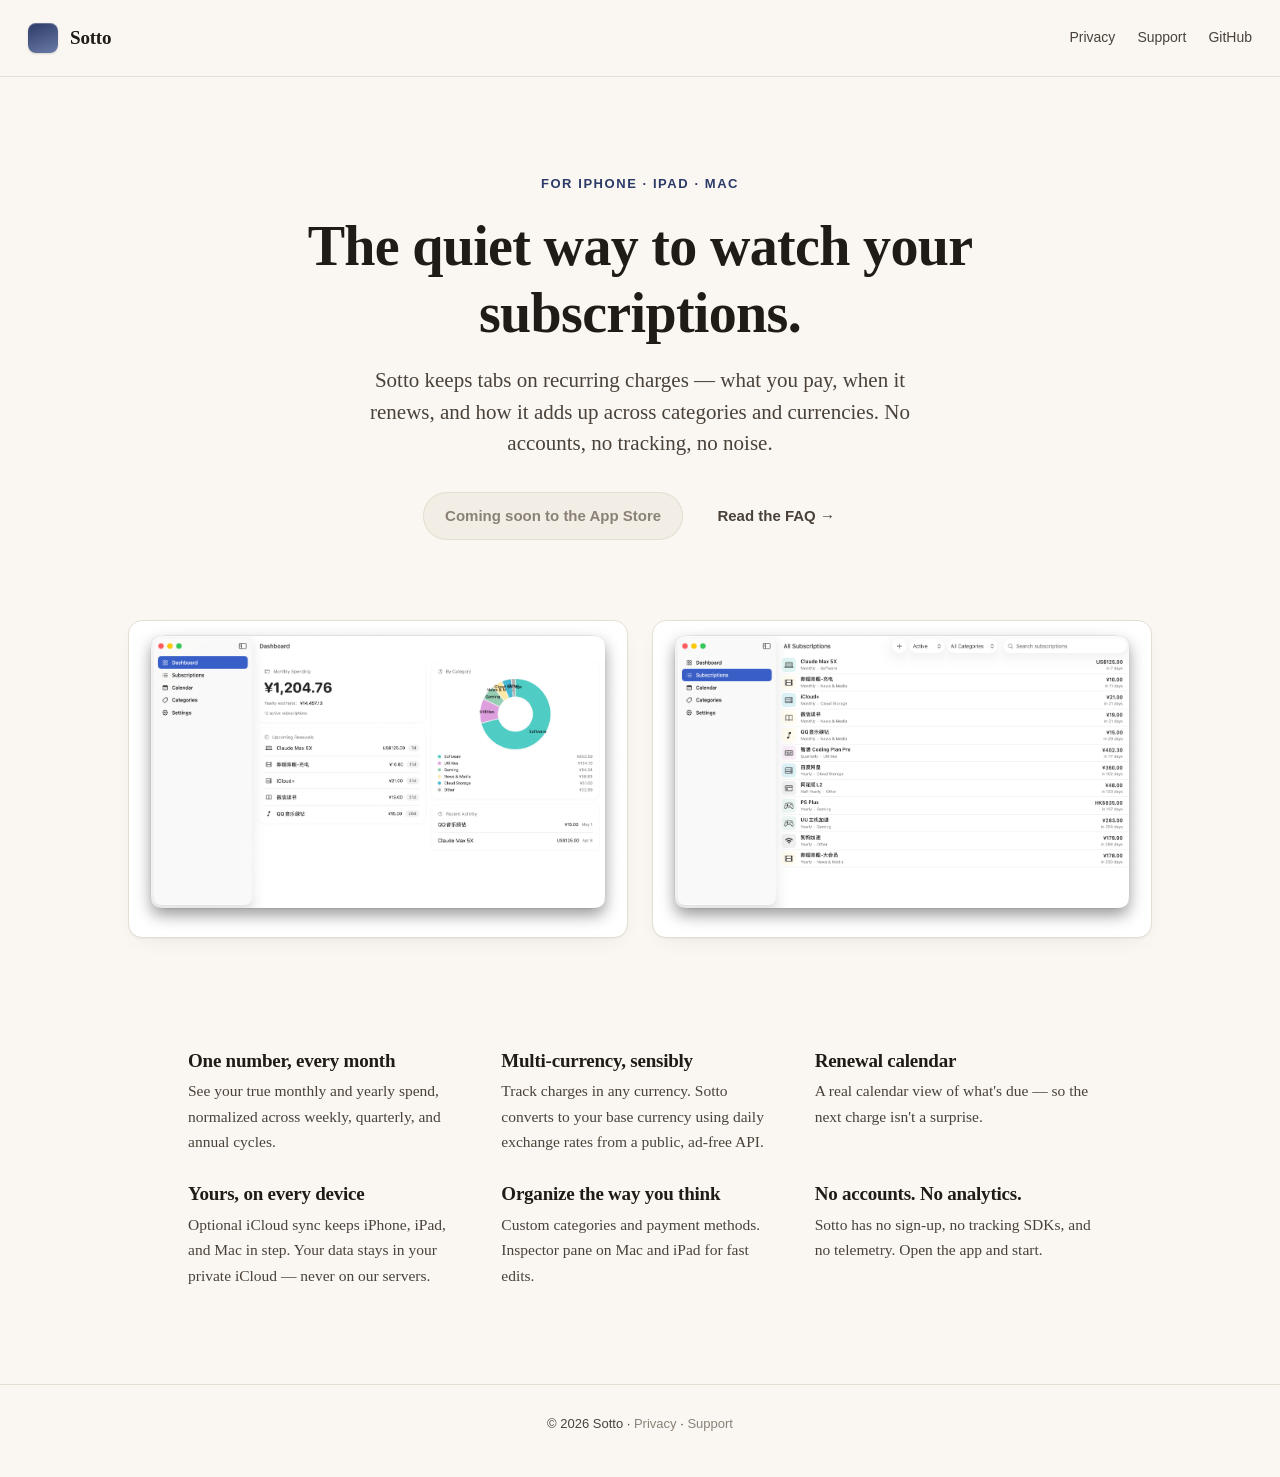
<file: docs/index.html>
<!DOCTYPE html>
<html lang="en">
<head>
    <meta charset="UTF-8">
    <meta name="viewport" content="width=device-width, initial-scale=1.0">
    <title>Sotto — A quiet subscription tracker for iPhone, iPad, and Mac</title>
    <meta name="description" content="Sotto helps you keep tabs on recurring charges — what you pay, when it renews, and how it adds up across categories and currencies.">
    <link rel="stylesheet" href="style.css">
</head>
<body>
    <header class="site">
        <a href="./" class="brand">
            <span class="brand__mark" aria-hidden="true"></span>
            Sotto
        </a>
        <nav class="site">
            <a href="./privacy.html">Privacy</a>
            <a href="./support.html">Support</a>
            <a href="https://github.com/meritozh/sotto">GitHub</a>
        </nav>
    </header>

    <section class="hero">
        <p class="hero__eyebrow">For iPhone · iPad · Mac</p>
        <h1>The quiet way to watch your subscriptions.</h1>
        <p class="hero__lede">Sotto keeps tabs on recurring charges — what you pay, when it renews, and how it adds up across categories and currencies. No accounts, no tracking, no noise.</p>
        <a class="cta cta--disabled" aria-disabled="true">Coming soon to the App Store</a>
        <a class="cta cta--ghost" href="./support.html">Read the FAQ →</a>
    </section>

    <section class="shots">
        <img src="snapshots/dashboard.png" alt="Sotto dashboard showing monthly spend, category breakdown, and upcoming renewals.">
        <img src="snapshots/subscriptions.png" alt="Sotto subscriptions list with category icons and renewal dates.">
    </section>

    <section class="features">
        <div class="feature">
            <h3>One number, every month</h3>
            <p>See your true monthly and yearly spend, normalized across weekly, quarterly, and annual cycles.</p>
        </div>
        <div class="feature">
            <h3>Multi-currency, sensibly</h3>
            <p>Track charges in any currency. Sotto converts to your base currency using daily exchange rates from a public, ad-free API.</p>
        </div>
        <div class="feature">
            <h3>Renewal calendar</h3>
            <p>A real calendar view of what's due — so the next charge isn't a surprise.</p>
        </div>
        <div class="feature">
            <h3>Yours, on every device</h3>
            <p>Optional iCloud sync keeps iPhone, iPad, and Mac in step. Your data stays in your private iCloud — never on our servers.</p>
        </div>
        <div class="feature">
            <h3>Organize the way you think</h3>
            <p>Custom categories and payment methods. Inspector pane on Mac and iPad for fast edits.</p>
        </div>
        <div class="feature">
            <h3>No accounts. No analytics.</h3>
            <p>Sotto has no sign-up, no tracking SDKs, and no telemetry. Open the app and start.</p>
        </div>
    </section>

    <footer class="site">
        <p>© 2026 Sotto · <a href="./privacy.html">Privacy</a> · <a href="./support.html">Support</a></p>
    </footer>
</body>
</html>
</file>
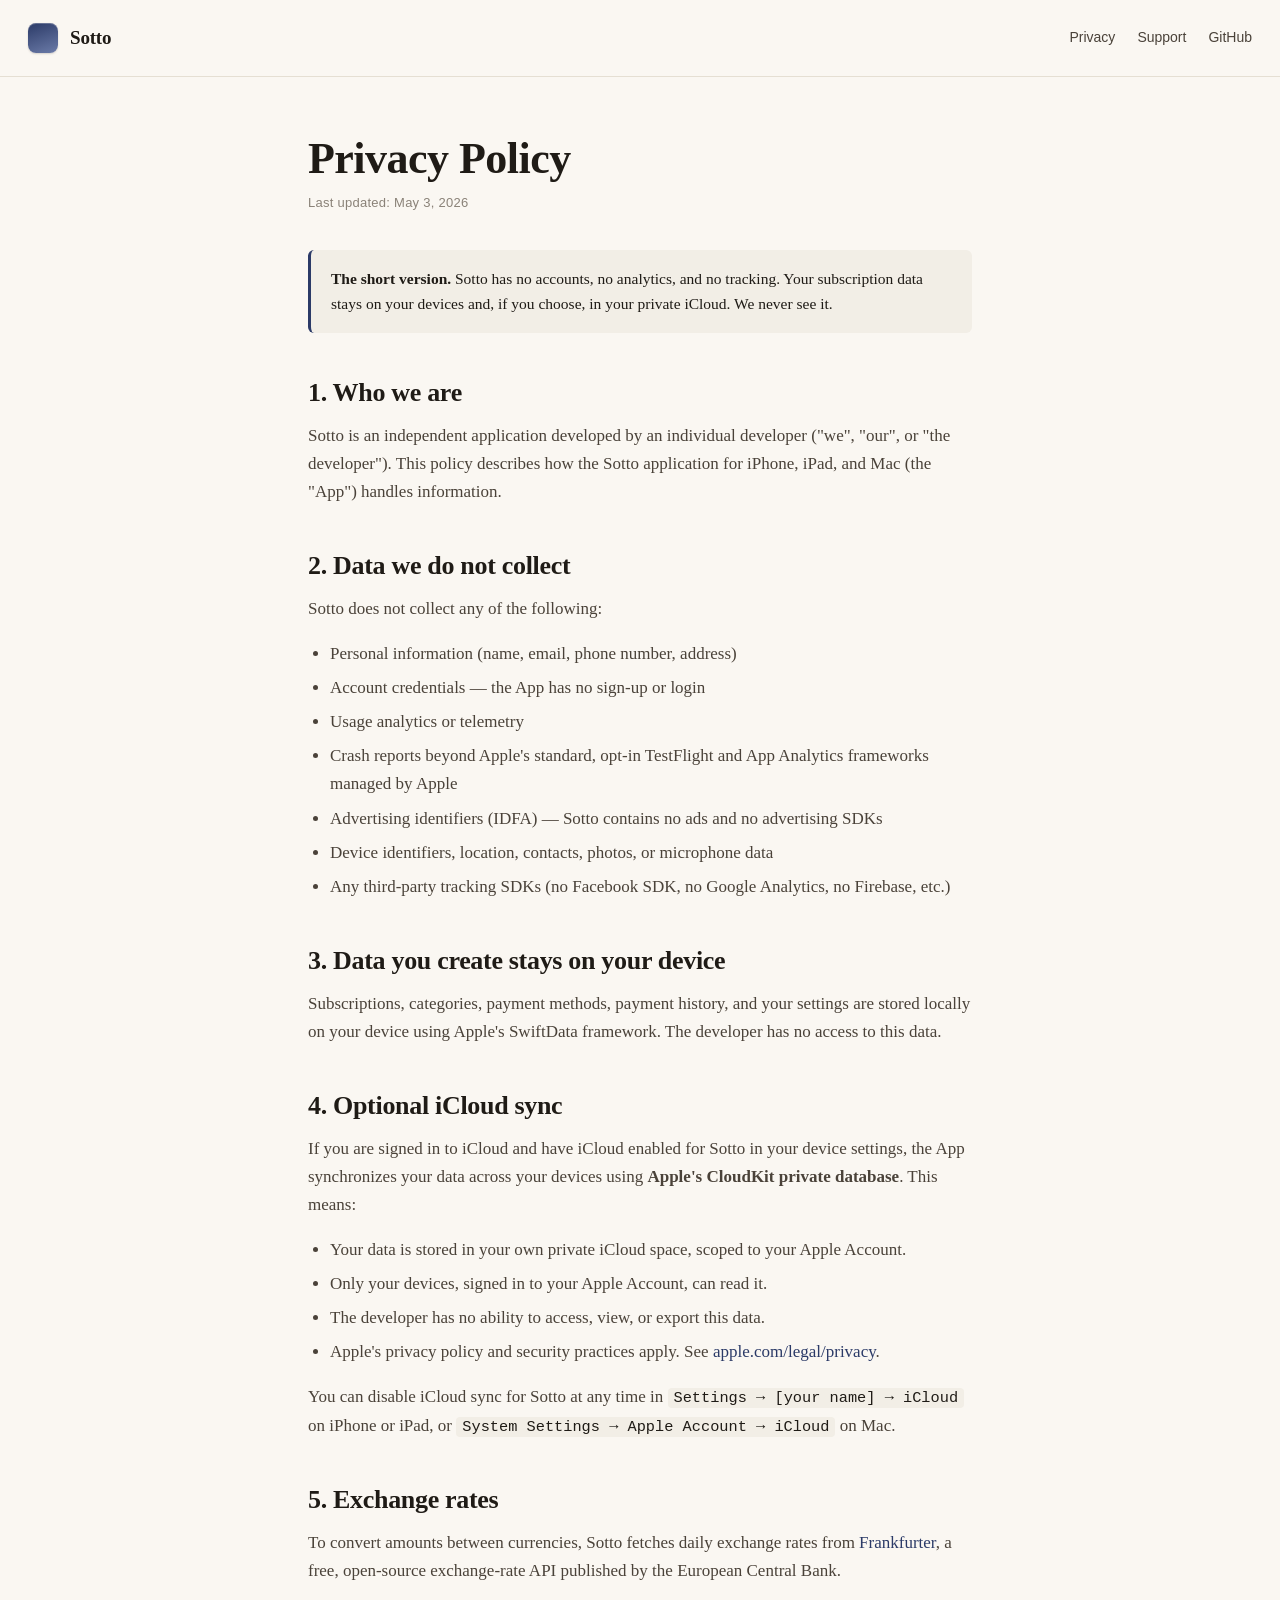
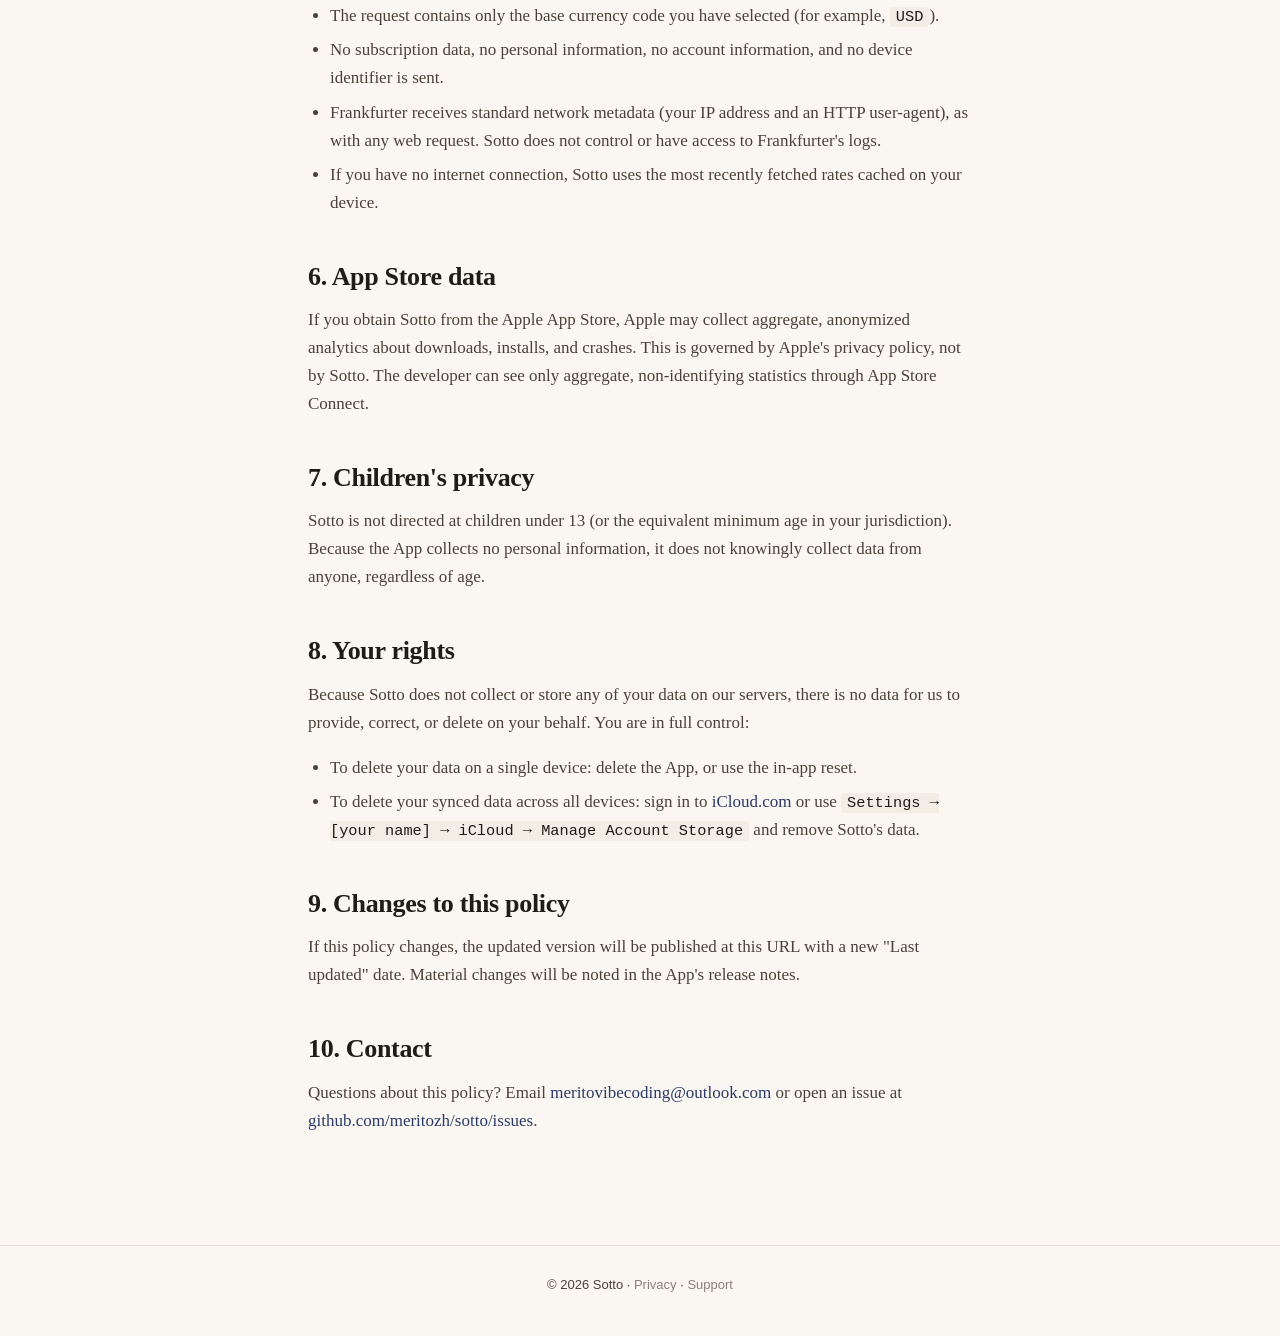
<file: docs/privacy.html>
<!DOCTYPE html>
<html lang="en">
<head>
    <meta charset="UTF-8">
    <meta name="viewport" content="width=device-width, initial-scale=1.0">
    <title>Privacy Policy — Sotto</title>
    <meta name="description" content="Sotto's privacy policy. No accounts, no tracking, no analytics. Your data stays on your devices and your private iCloud.">
    <link rel="stylesheet" href="style.css">
</head>
<body>
    <header class="site">
        <a href="./" class="brand">
            <span class="brand__mark" aria-hidden="true"></span>
            Sotto
        </a>
        <nav class="site">
            <a href="./privacy.html">Privacy</a>
            <a href="./support.html">Support</a>
            <a href="https://github.com/meritozh/sotto">GitHub</a>
        </nav>
    </header>

    <main class="shell">
        <h1>Privacy Policy</h1>
        <p class="doc-meta">Last updated: May 3, 2026</p>

        <div class="callout">
            <p><strong>The short version.</strong> Sotto has no accounts, no analytics, and no tracking. Your subscription data stays on your devices and, if you choose, in your private iCloud. We never see it.</p>
        </div>

        <h2>1. Who we are</h2>
        <p>Sotto is an independent application developed by an individual developer ("we", "our", or "the developer"). This policy describes how the Sotto application for iPhone, iPad, and Mac (the "App") handles information.</p>

        <h2>2. Data we do not collect</h2>
        <p>Sotto does not collect any of the following:</p>
        <ul>
            <li>Personal information (name, email, phone number, address)</li>
            <li>Account credentials — the App has no sign-up or login</li>
            <li>Usage analytics or telemetry</li>
            <li>Crash reports beyond Apple's standard, opt-in TestFlight and App Analytics frameworks managed by Apple</li>
            <li>Advertising identifiers (IDFA) — Sotto contains no ads and no advertising SDKs</li>
            <li>Device identifiers, location, contacts, photos, or microphone data</li>
            <li>Any third-party tracking SDKs (no Facebook SDK, no Google Analytics, no Firebase, etc.)</li>
        </ul>

        <h2>3. Data you create stays on your device</h2>
        <p>Subscriptions, categories, payment methods, payment history, and your settings are stored locally on your device using Apple's SwiftData framework. The developer has no access to this data.</p>

        <h2>4. Optional iCloud sync</h2>
        <p>If you are signed in to iCloud and have iCloud enabled for Sotto in your device settings, the App synchronizes your data across your devices using <strong>Apple's CloudKit private database</strong>. This means:</p>
        <ul>
            <li>Your data is stored in your own private iCloud space, scoped to your Apple Account.</li>
            <li>Only your devices, signed in to your Apple Account, can read it.</li>
            <li>The developer has no ability to access, view, or export this data.</li>
            <li>Apple's privacy policy and security practices apply. See <a href="https://www.apple.com/legal/privacy/">apple.com/legal/privacy</a>.</li>
        </ul>
        <p>You can disable iCloud sync for Sotto at any time in <code>Settings → [your name] → iCloud</code> on iPhone or iPad, or <code>System Settings → Apple Account → iCloud</code> on Mac.</p>

        <h2>5. Exchange rates</h2>
        <p>To convert amounts between currencies, Sotto fetches daily exchange rates from <a href="https://www.frankfurter.app/">Frankfurter</a>, a free, open-source exchange-rate API published by the European Central Bank.</p>
        <ul>
            <li>The request contains only the base currency code you have selected (for example, <code>USD</code>).</li>
            <li>No subscription data, no personal information, no account information, and no device identifier is sent.</li>
            <li>Frankfurter receives standard network metadata (your IP address and an HTTP user-agent), as with any web request. Sotto does not control or have access to Frankfurter's logs.</li>
            <li>If you have no internet connection, Sotto uses the most recently fetched rates cached on your device.</li>
        </ul>

        <h2>6. App Store data</h2>
        <p>If you obtain Sotto from the Apple App Store, Apple may collect aggregate, anonymized analytics about downloads, installs, and crashes. This is governed by Apple's privacy policy, not by Sotto. The developer can see only aggregate, non-identifying statistics through App Store Connect.</p>

        <h2>7. Children's privacy</h2>
        <p>Sotto is not directed at children under 13 (or the equivalent minimum age in your jurisdiction). Because the App collects no personal information, it does not knowingly collect data from anyone, regardless of age.</p>

        <h2>8. Your rights</h2>
        <p>Because Sotto does not collect or store any of your data on our servers, there is no data for us to provide, correct, or delete on your behalf. You are in full control:</p>
        <ul>
            <li>To delete your data on a single device: delete the App, or use the in-app reset.</li>
            <li>To delete your synced data across all devices: sign in to <a href="https://www.icloud.com/">iCloud.com</a> or use <code>Settings → [your name] → iCloud → Manage Account Storage</code> and remove Sotto's data.</li>
        </ul>

        <h2>9. Changes to this policy</h2>
        <p>If this policy changes, the updated version will be published at this URL with a new "Last updated" date. Material changes will be noted in the App's release notes.</p>

        <h2>10. Contact</h2>
        <p>Questions about this policy? Email <a href="mailto:meritovibecoding@outlook.com">meritovibecoding@outlook.com</a> or open an issue at <a href="https://github.com/meritozh/sotto/issues">github.com/meritozh/sotto/issues</a>.</p>
    </main>

    <footer class="site">
        <p>© 2026 Sotto · <a href="./privacy.html">Privacy</a> · <a href="./support.html">Support</a></p>
    </footer>
</body>
</html>
</file>
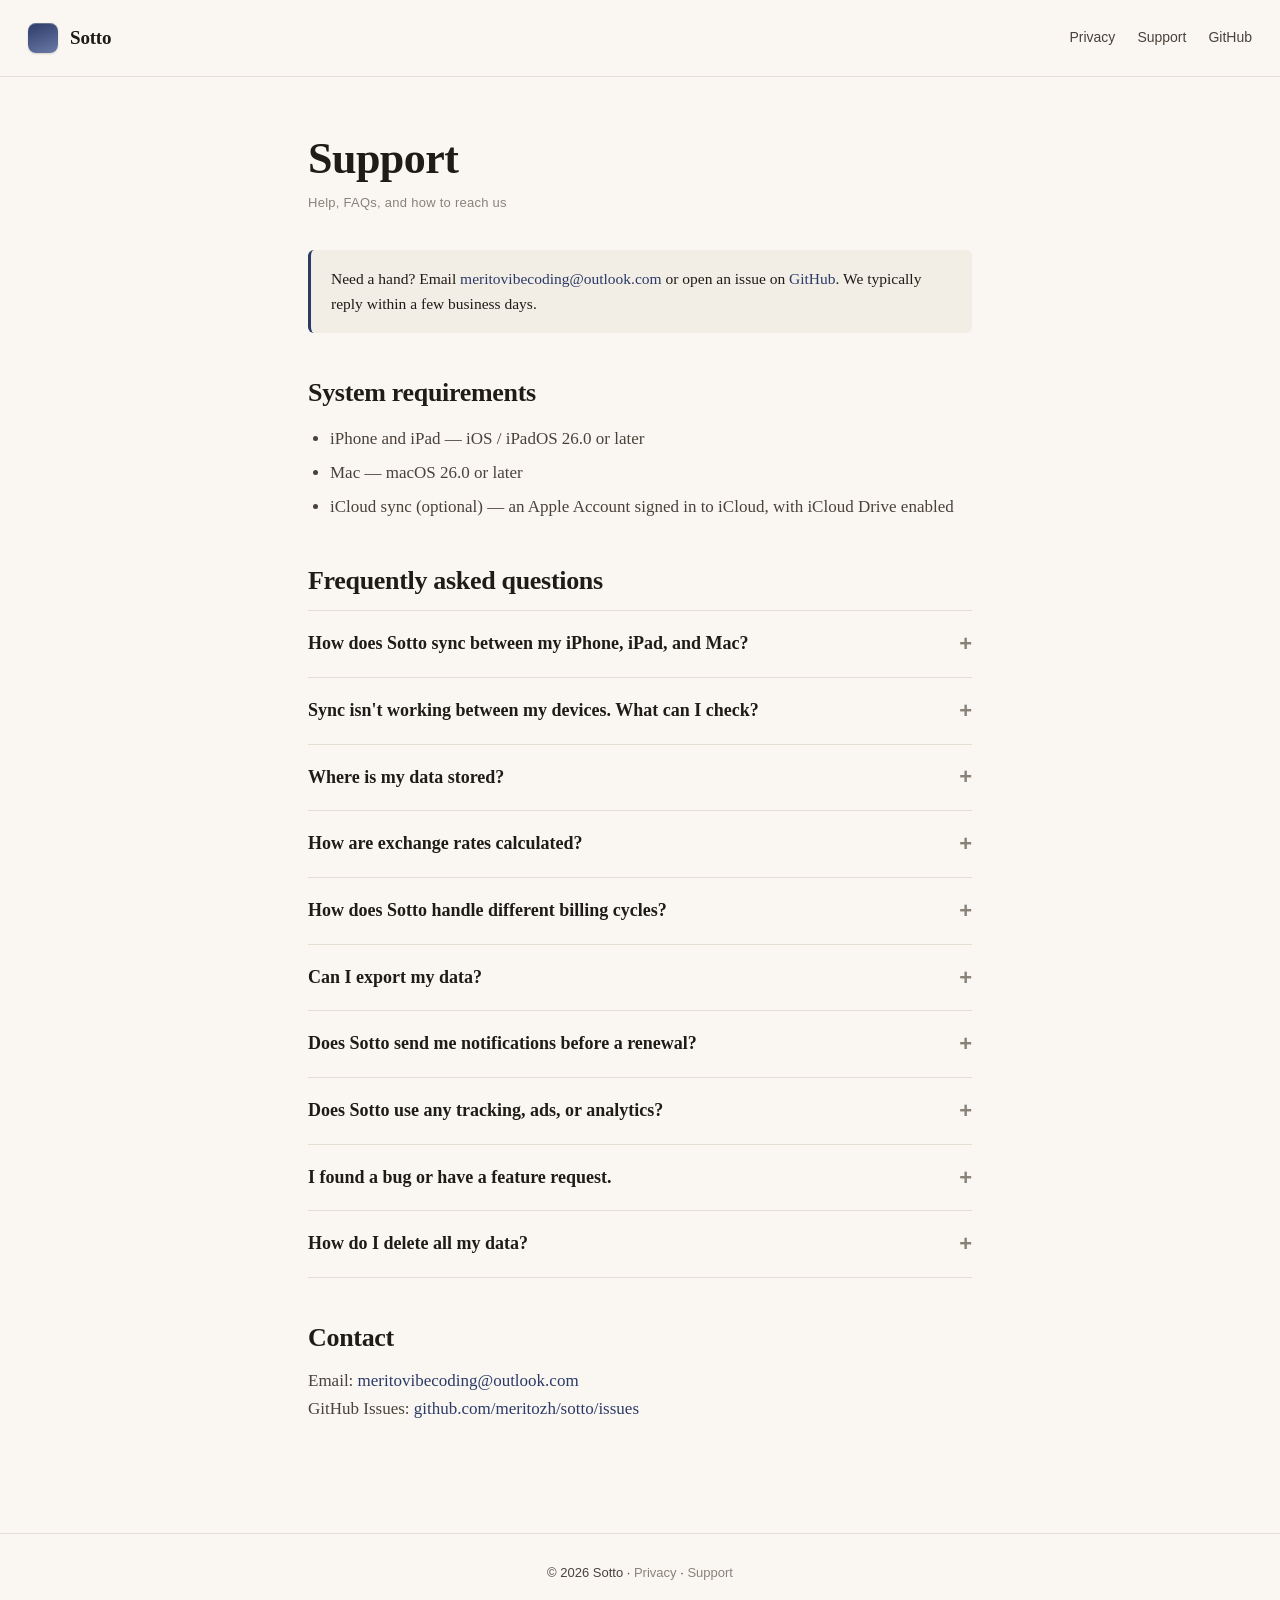
<file: docs/support.html>
<!DOCTYPE html>
<html lang="en">
<head>
    <meta charset="UTF-8">
    <meta name="viewport" content="width=device-width, initial-scale=1.0">
    <title>Support — Sotto</title>
    <meta name="description" content="Get help with Sotto. Frequently asked questions, troubleshooting, and how to reach the developer.">
    <link rel="stylesheet" href="style.css">
</head>
<body>
    <header class="site">
        <a href="./" class="brand">
            <span class="brand__mark" aria-hidden="true"></span>
            Sotto
        </a>
        <nav class="site">
            <a href="./privacy.html">Privacy</a>
            <a href="./support.html">Support</a>
            <a href="https://github.com/meritozh/sotto">GitHub</a>
        </nav>
    </header>

    <main class="shell">
        <h1>Support</h1>
        <p class="doc-meta">Help, FAQs, and how to reach us</p>

        <div class="callout">
            <p>Need a hand? Email <a href="mailto:meritovibecoding@outlook.com">meritovibecoding@outlook.com</a> or open an issue on <a href="https://github.com/meritozh/sotto/issues">GitHub</a>. We typically reply within a few business days.</p>
        </div>

        <h2>System requirements</h2>
        <ul>
            <li>iPhone and iPad — iOS / iPadOS 26.0 or later</li>
            <li>Mac — macOS 26.0 or later</li>
            <li>iCloud sync (optional) — an Apple Account signed in to iCloud, with iCloud Drive enabled</li>
        </ul>

        <h2>Frequently asked questions</h2>

        <details class="faq">
            <summary>How does Sotto sync between my iPhone, iPad, and Mac?</summary>
            <p>Sotto uses Apple's CloudKit private database. When you are signed in to the same Apple Account on each device and have iCloud enabled for Sotto, your data syncs automatically and end-to-end through your private iCloud space. The developer never sees it.</p>
        </details>

        <details class="faq">
            <summary>Sync isn't working between my devices. What can I check?</summary>
            <ul>
                <li>Confirm both devices are signed in to the same Apple Account.</li>
                <li>Open <code>Settings → [your name] → iCloud</code> and make sure iCloud Drive is on and Sotto is enabled.</li>
                <li>Make sure the device has an internet connection. Initial sync of a large library can take a few minutes.</li>
                <li>If you recently upgraded the App, give it 60–90 seconds to reconcile schema changes on first launch.</li>
                <li>Still stuck? Email us with your device model, OS version, and a description of what you see.</li>
            </ul>
        </details>

        <details class="faq">
            <summary>Where is my data stored?</summary>
            <p>All subscription data lives in a local SwiftData store on your device. If iCloud sync is enabled for Sotto, the data is also stored in your private CloudKit container under your Apple Account. The developer has no access to either.</p>
        </details>

        <details class="faq">
            <summary>How are exchange rates calculated?</summary>
            <p>Sotto fetches daily reference rates from <a href="https://www.frankfurter.app/">Frankfurter</a>, an open-source API backed by the European Central Bank. Rates are cached on-device and refresh in the background; if you are offline, Sotto continues to use the most recently cached rates.</p>
        </details>

        <details class="faq">
            <summary>How does Sotto handle different billing cycles?</summary>
            <p>Each subscription has a billing cycle — weekly, monthly, quarterly, half-yearly, or yearly. Sotto normalizes everything to monthly and yearly equivalents on the dashboard so totals are comparable, regardless of the underlying cycle.</p>
        </details>

        <details class="faq">
            <summary>Can I export my data?</summary>
            <p>Yes. Sotto includes an export feature that produces a backup document containing your subscriptions, categories, payment methods, and history. Use it for off-site backups or to move data between Apple Accounts.</p>
        </details>

        <details class="faq">
            <summary>Does Sotto send me notifications before a renewal?</summary>
            <p>Upcoming renewals appear on the dashboard and in the calendar view. System notifications are evolving — keep an eye on the release notes for the current behavior on your installed version.</p>
        </details>

        <details class="faq">
            <summary>Does Sotto use any tracking, ads, or analytics?</summary>
            <p>No. Sotto contains no advertising SDKs, no third-party analytics, and no telemetry. See the <a href="./privacy.html">privacy policy</a> for the complete picture.</p>
        </details>

        <details class="faq">
            <summary>I found a bug or have a feature request.</summary>
            <p>Open an issue at <a href="https://github.com/meritozh/sotto/issues">github.com/meritozh/sotto/issues</a> or email <a href="mailto:meritovibecoding@outlook.com">meritovibecoding@outlook.com</a>. Please include your device, OS version, and steps to reproduce.</p>
        </details>

        <details class="faq">
            <summary>How do I delete all my data?</summary>
            <ul>
                <li><strong>On one device:</strong> delete the App.</li>
                <li><strong>From iCloud:</strong> open <code>Settings → [your name] → iCloud → Manage Account Storage</code>, find Sotto, and delete its data. This removes the synced copy from all your devices.</li>
            </ul>
        </details>

        <h2>Contact</h2>
        <p>Email: <a href="mailto:meritovibecoding@outlook.com">meritovibecoding@outlook.com</a><br>
        GitHub Issues: <a href="https://github.com/meritozh/sotto/issues">github.com/meritozh/sotto/issues</a></p>
    </main>

    <footer class="site">
        <p>© 2026 Sotto · <a href="./privacy.html">Privacy</a> · <a href="./support.html">Support</a></p>
    </footer>
</body>
</html>
</file>
<file: docs/style.css>
:root {
    --ivory: #FAF7F2;
    --ivory-soft: #F2EEE6;
    --ink: #1F1B16;
    --ink-soft: #4A4239;
    --ink-mute: #8A8278;
    --rule: #E5DFD3;
    --accent: #2B3A67;
    --accent-soft: #3D4F82;
    --warn: #B0552B;
    --shadow: 0 1px 0 rgba(31, 27, 22, 0.04), 0 8px 24px -12px rgba(31, 27, 22, 0.12);
}

* {
    box-sizing: border-box;
}

html {
    -webkit-font-smoothing: antialiased;
    -moz-osx-font-smoothing: grayscale;
    text-rendering: optimizeLegibility;
}

body {
    margin: 0;
    background: var(--ivory);
    color: var(--ink);
    font-family: ui-serif, "New York", "Iowan Old Style", Charter, Georgia, serif;
    font-size: 17px;
    line-height: 1.65;
}

.shell {
    max-width: 720px;
    margin: 0 auto;
    padding: 56px 28px 96px;
}

.shell--wide {
    max-width: 960px;
}

header.site {
    display: flex;
    align-items: center;
    justify-content: space-between;
    padding: 22px 28px;
    border-bottom: 1px solid var(--rule);
    background: rgba(250, 247, 242, 0.92);
    backdrop-filter: saturate(140%) blur(8px);
    -webkit-backdrop-filter: saturate(140%) blur(8px);
    position: sticky;
    top: 0;
    z-index: 5;
}

.brand {
    display: flex;
    align-items: center;
    gap: 12px;
    font-family: ui-serif, "New York", Charter, Georgia, serif;
    font-weight: 600;
    font-size: 19px;
    letter-spacing: -0.01em;
    color: var(--ink);
    text-decoration: none;
}

.brand__mark {
    width: 30px;
    height: 30px;
    border-radius: 8px;
    background: linear-gradient(160deg, #2B3A67, #6B7BA8);
    box-shadow: inset 0 1px 0 rgba(255, 255, 255, 0.25), 0 1px 2px rgba(31, 27, 22, 0.18);
}

nav.site {
    display: flex;
    gap: 22px;
    font-family: -apple-system, BlinkMacSystemFont, "SF Pro Text", "Helvetica Neue", sans-serif;
    font-size: 14px;
    font-weight: 500;
}

nav.site a {
    color: var(--ink-soft);
    text-decoration: none;
    transition: color 0.18s ease;
}

nav.site a:hover {
    color: var(--accent);
}

h1, h2, h3 {
    font-family: ui-serif, "New York", "Iowan Old Style", Charter, Georgia, serif;
    color: var(--ink);
    letter-spacing: -0.012em;
    line-height: 1.2;
    margin: 0;
}

h1 {
    font-size: 44px;
    font-weight: 600;
}

h2 {
    font-size: 26px;
    font-weight: 600;
    margin-top: 44px;
    margin-bottom: 14px;
}

h3 {
    font-size: 19px;
    font-weight: 600;
    margin-top: 28px;
    margin-bottom: 8px;
}

p {
    margin: 0 0 14px;
    color: var(--ink-soft);
}

a {
    color: var(--accent);
    text-decoration: none;
    border-bottom: 1px solid transparent;
    transition: border-color 0.18s ease, color 0.18s ease;
}

a:hover {
    border-bottom-color: var(--accent);
}

ul, ol {
    padding-left: 22px;
    color: var(--ink-soft);
}

li {
    margin-bottom: 6px;
}

hr {
    border: none;
    border-top: 1px solid var(--rule);
    margin: 36px 0;
}

code {
    font-family: ui-monospace, "SF Mono", Menlo, monospace;
    font-size: 0.9em;
    background: var(--ivory-soft);
    padding: 1px 6px;
    border-radius: 4px;
    color: var(--ink);
}

footer.site {
    border-top: 1px solid var(--rule);
    padding: 28px;
    text-align: center;
    color: var(--ink-mute);
    font-family: -apple-system, BlinkMacSystemFont, "SF Pro Text", sans-serif;
    font-size: 13px;
}

footer.site a {
    color: var(--ink-mute);
}

footer.site a:hover {
    color: var(--accent);
}

/* Hero */
.hero {
    padding: 96px 28px 56px;
    text-align: center;
    max-width: 760px;
    margin: 0 auto;
}

.hero__eyebrow {
    font-family: -apple-system, BlinkMacSystemFont, "SF Pro Text", sans-serif;
    font-size: 13px;
    font-weight: 600;
    letter-spacing: 0.12em;
    text-transform: uppercase;
    color: var(--accent);
    margin-bottom: 18px;
}

.hero h1 {
    font-size: 56px;
    margin-bottom: 18px;
}

.hero__lede {
    font-size: 21px;
    color: var(--ink-soft);
    line-height: 1.5;
    max-width: 560px;
    margin: 0 auto 32px;
}

.cta {
    display: inline-flex;
    align-items: center;
    gap: 8px;
    padding: 12px 22px;
    border-radius: 999px;
    font-family: -apple-system, BlinkMacSystemFont, "SF Pro Text", sans-serif;
    font-size: 15px;
    font-weight: 600;
    text-decoration: none;
    border: none;
    transition: transform 0.18s ease, box-shadow 0.18s ease;
}

.cta--primary {
    background: var(--ink);
    color: var(--ivory);
    box-shadow: var(--shadow);
}

.cta--primary:hover {
    transform: translateY(-1px);
    box-shadow: 0 1px 0 rgba(31, 27, 22, 0.05), 0 14px 28px -14px rgba(31, 27, 22, 0.28);
    border-bottom-color: transparent;
}

.cta--ghost {
    background: transparent;
    color: var(--ink-soft);
    margin-left: 8px;
}

.cta--ghost:hover {
    color: var(--accent);
    border-bottom-color: transparent;
}

.cta--disabled {
    background: var(--ivory-soft);
    color: var(--ink-mute);
    cursor: not-allowed;
    box-shadow: inset 0 0 0 1px var(--rule);
}

/* Shots */
.shots {
    max-width: 1080px;
    margin: 0 auto;
    padding: 24px 28px 80px;
    display: grid;
    grid-template-columns: repeat(auto-fit, minmax(320px, 1fr));
    gap: 24px;
}

.shots img {
    width: 100%;
    height: auto;
    border-radius: 14px;
    box-shadow: var(--shadow);
    border: 1px solid var(--rule);
    background: white;
}

/* Feature grid */
.features {
    max-width: 960px;
    margin: 0 auto;
    padding: 32px 28px 96px;
    display: grid;
    grid-template-columns: repeat(auto-fit, minmax(260px, 1fr));
    gap: 28px 36px;
}

.feature h3 {
    margin-top: 0;
    margin-bottom: 6px;
}

.feature p {
    font-size: 15.5px;
    margin: 0;
}

/* Doc page meta */
.doc-meta {
    font-family: -apple-system, BlinkMacSystemFont, "SF Pro Text", sans-serif;
    font-size: 13px;
    color: var(--ink-mute);
    margin-top: 6px;
    margin-bottom: 36px;
    letter-spacing: 0.02em;
}

.callout {
    background: var(--ivory-soft);
    border-left: 3px solid var(--accent);
    padding: 16px 20px;
    border-radius: 6px;
    margin: 24px 0;
}

.callout p {
    margin: 0;
    color: var(--ink);
    font-size: 15.5px;
}

/* FAQ */
details.faq {
    border-top: 1px solid var(--rule);
    padding: 18px 0;
}

details.faq:last-of-type {
    border-bottom: 1px solid var(--rule);
}

details.faq summary {
    font-family: ui-serif, "New York", Charter, Georgia, serif;
    font-size: 18px;
    font-weight: 600;
    color: var(--ink);
    cursor: pointer;
    list-style: none;
    display: flex;
    justify-content: space-between;
    align-items: center;
    gap: 16px;
}

details.faq summary::-webkit-details-marker {
    display: none;
}

details.faq summary::after {
    content: "+";
    font-family: -apple-system, sans-serif;
    font-size: 22px;
    color: var(--ink-mute);
    transition: transform 0.18s ease;
    line-height: 1;
}

details.faq[open] summary::after {
    transform: rotate(45deg);
    color: var(--accent);
}

details.faq > p,
details.faq > ul {
    margin-top: 12px;
}

@media (max-width: 600px) {
    .hero {
        padding-top: 56px;
    }

    .hero h1 {
        font-size: 40px;
    }

    .hero__lede {
        font-size: 18px;
    }

    h1 {
        font-size: 34px;
    }

    h2 {
        font-size: 22px;
    }

    nav.site {
        gap: 14px;
    }

    .shell {
        padding: 36px 22px 64px;
    }
}
</file>
